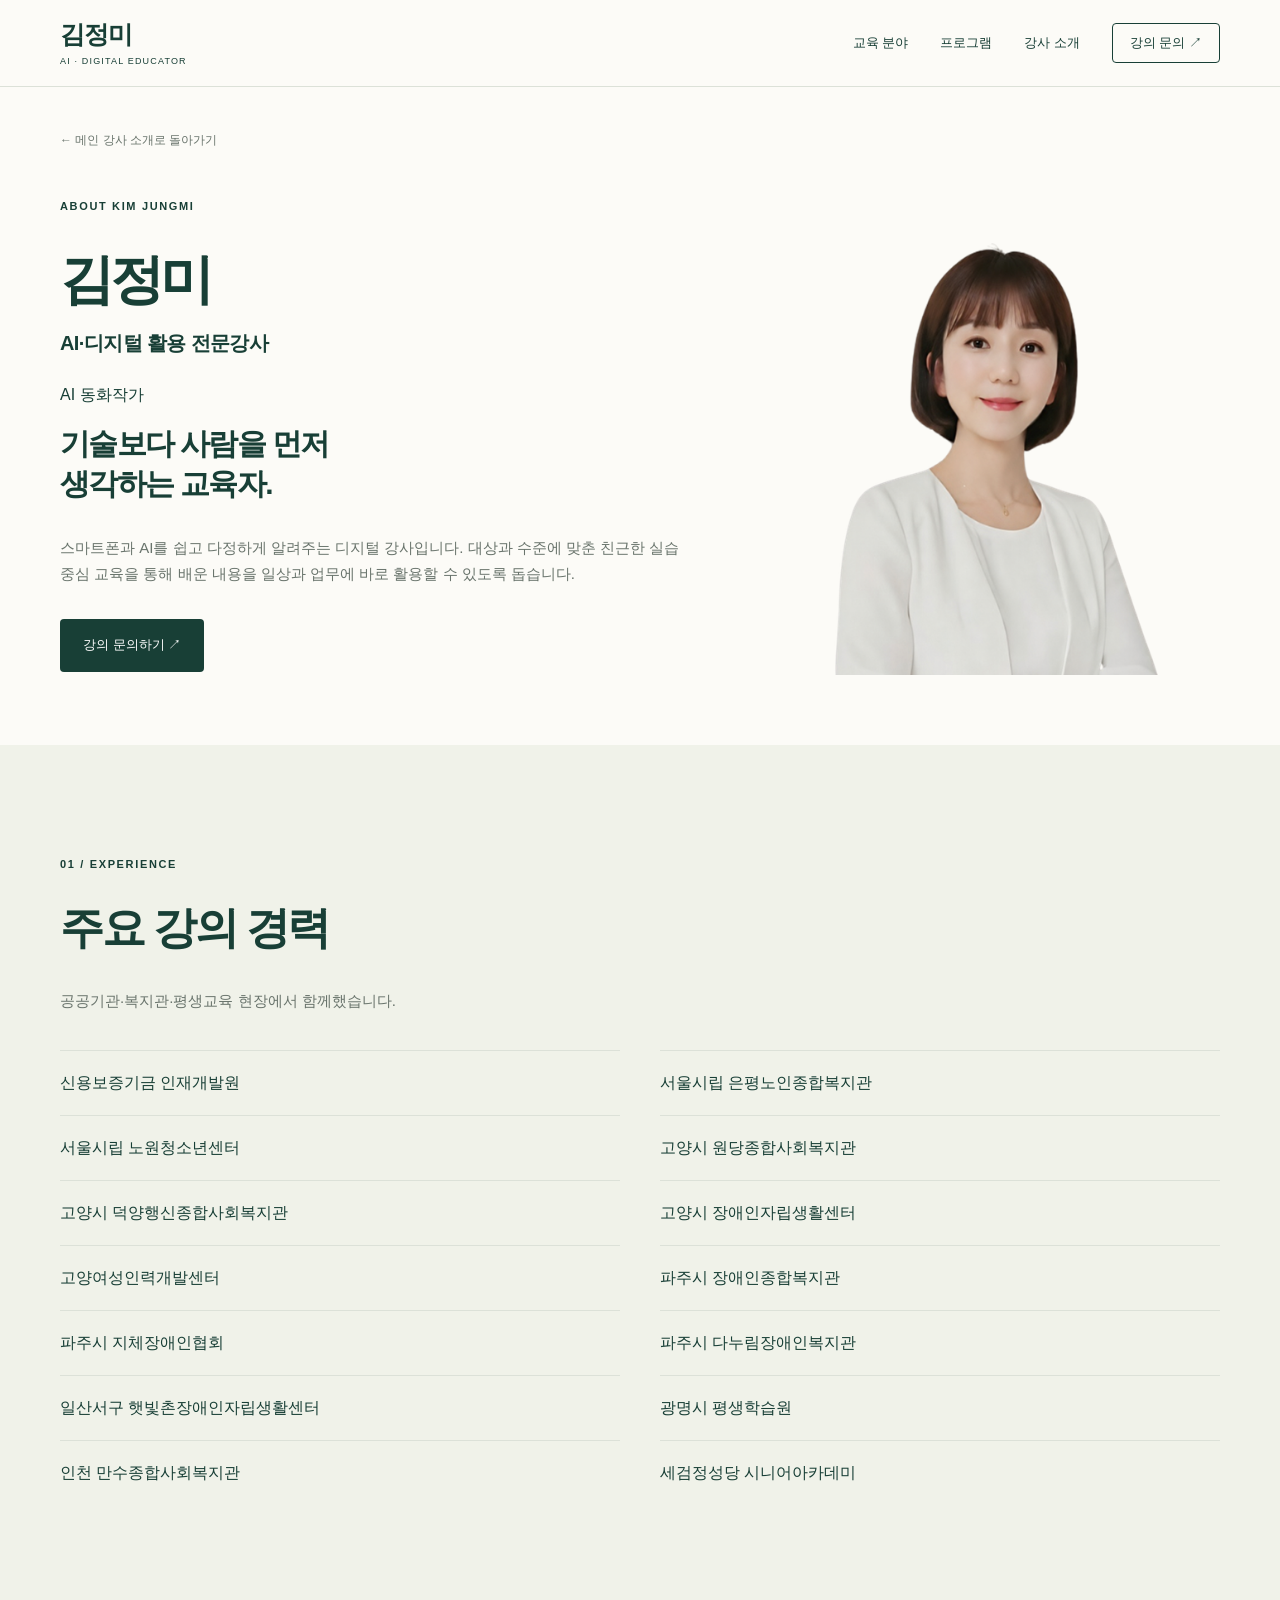
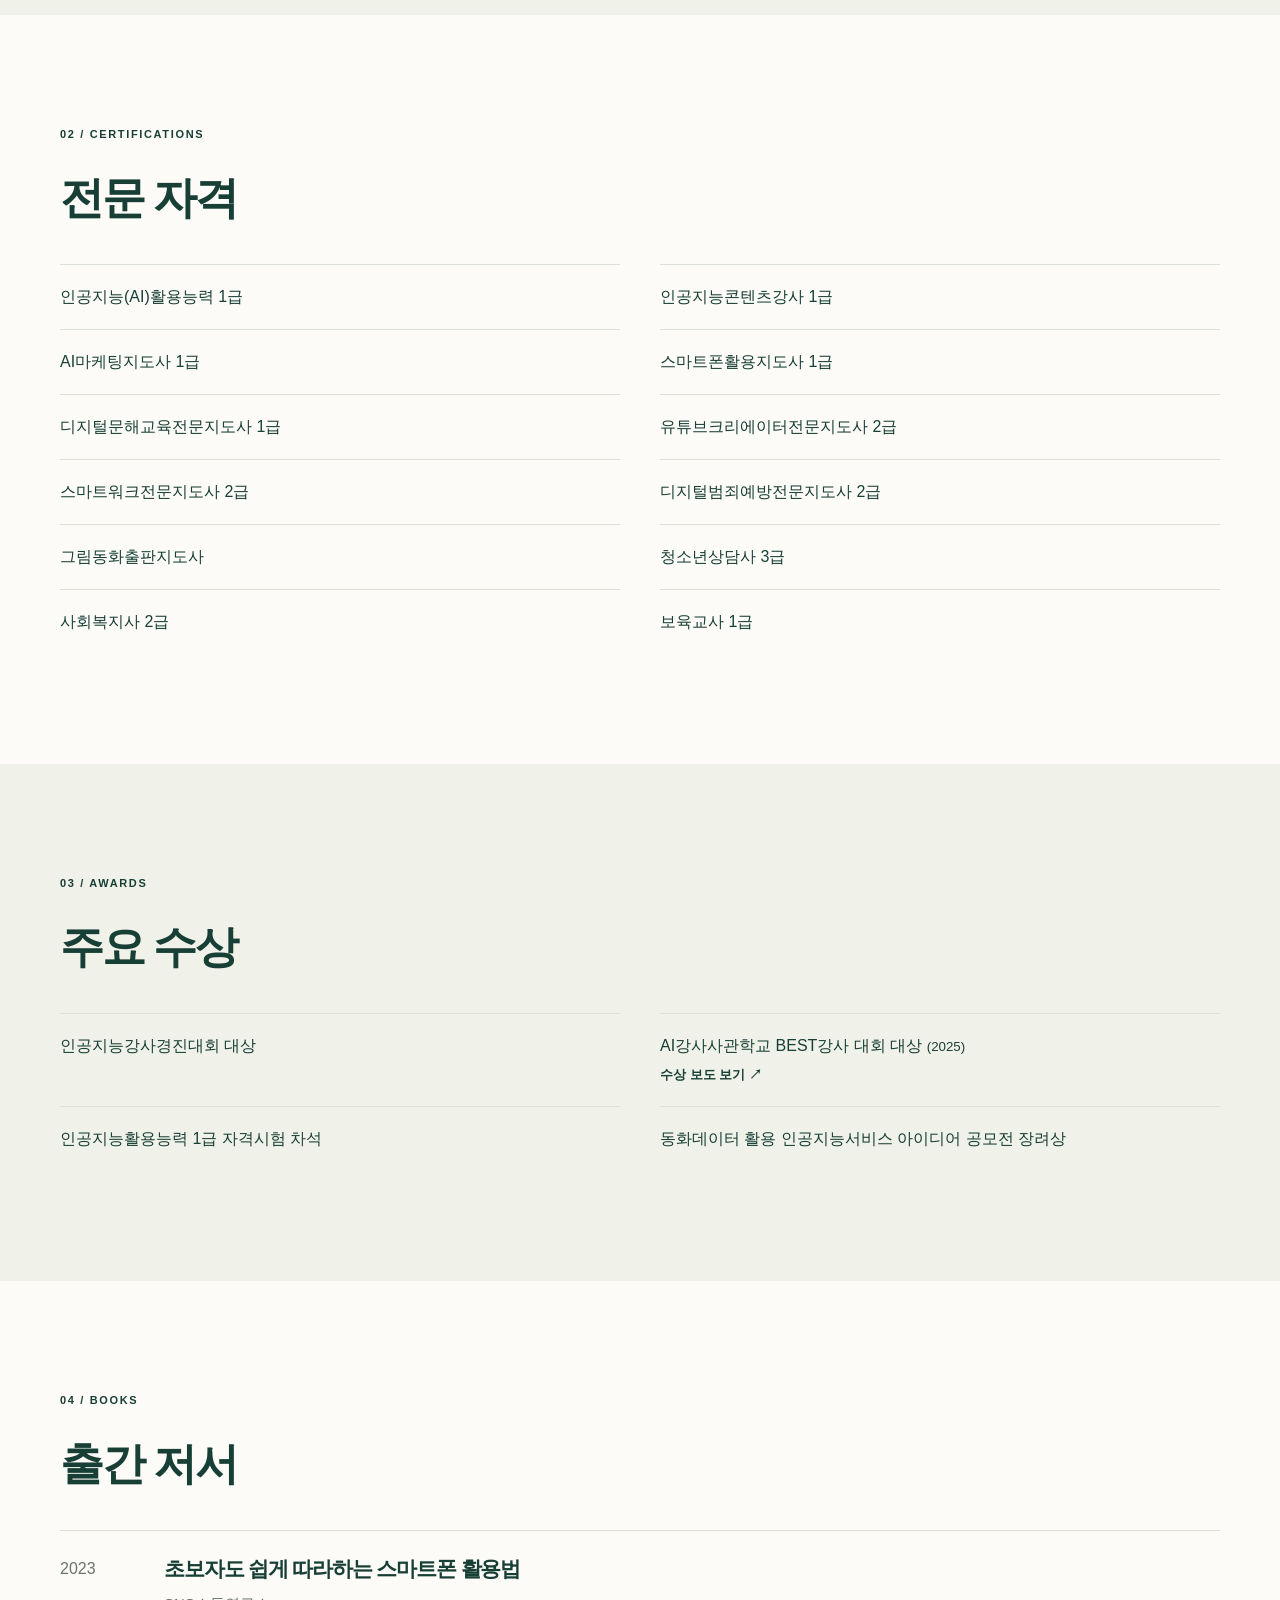
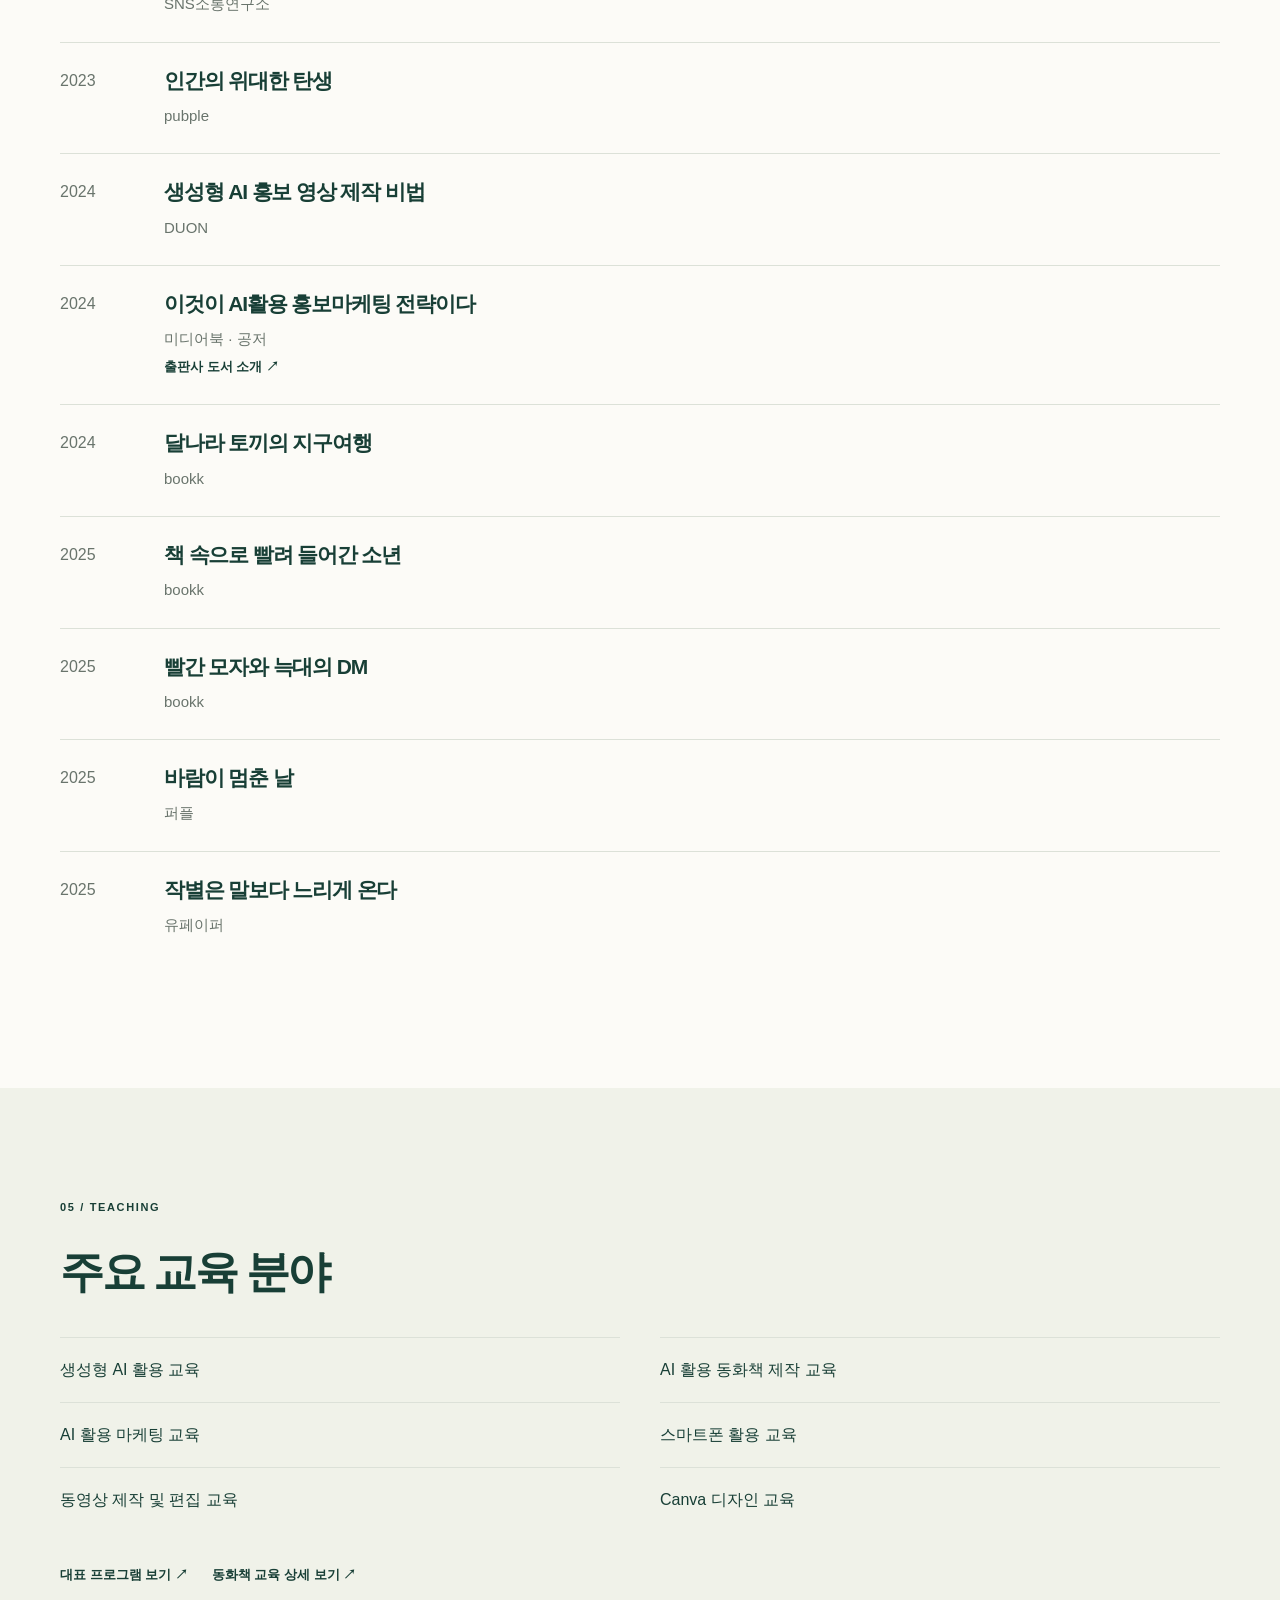
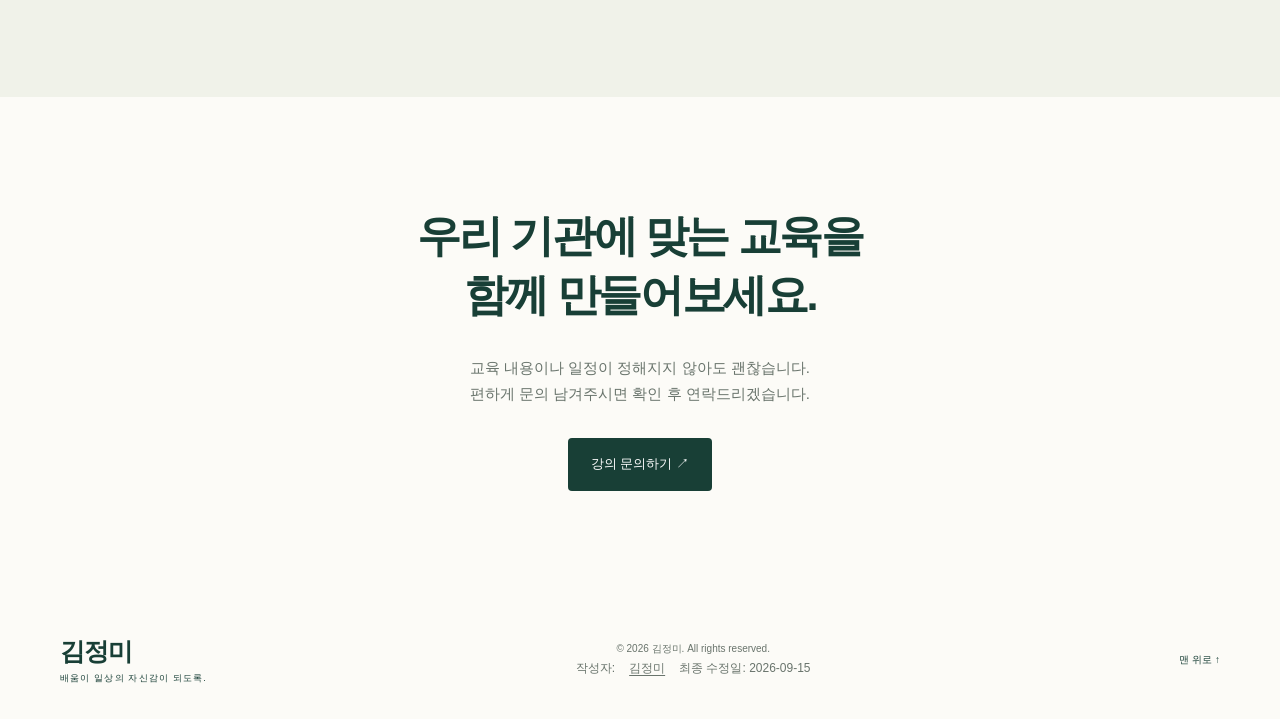
<file: about.html>
<!doctype html>
<html lang="ko"><head><meta charset="utf-8"><meta name="viewport" content="width=device-width,initial-scale=1"><meta name="description" content="AI와 디지털을 쉽고 실용적으로 알려주는 실습 중심 강사"><meta name="theme-color" content="#183f36"><title>김정미 강사 소개 | 경력·자격·저서</title><link rel="stylesheet" href="style.css"><link rel="canonical" href="https://gangsa-five.vercel.app/about.html">
<meta property="og:type" content="website">
<meta property="og:locale" content="ko_KR">
<meta property="og:site_name" content="김정미 | AI·디지털 활용 전문강사">
<meta property="og:title" content="김정미 강사 소개 | 경력·자격·저서">
<meta property="og:description" content="AI와 디지털을 쉽고 실용적으로 알려주는 실습 중심 강사">
<meta property="og:url" content="https://gangsa-five.vercel.app/about.html">
<meta property="og:image" content="https://gangsa-five.vercel.app/assets/og-kim-jungmi.png">
<meta property="og:image:type" content="image/png">
<meta property="og:image:width" content="1733">
<meta property="og:image:height" content="907">
<meta property="og:image:alt" content="김정미 AI·디지털 활용 전문강사 소개">
<meta name="twitter:card" content="summary_large_image">
<meta name="twitter:title" content="김정미 강사 소개 | 경력·자격·저서">
<meta name="twitter:description" content="AI와 디지털을 쉽고 실용적으로 알려주는 실습 중심 강사">
<meta name="twitter:image" content="https://gangsa-five.vercel.app/assets/og-kim-jungmi.png">
<meta name="twitter:image:alt" content="김정미 AI·디지털 활용 전문강사 소개"><script type="application/ld+json">{"@context": "https://schema.org", "@type": "ProfilePage", "@id": "https://gangsa-five.vercel.app/about.html#profile", "url": "https://gangsa-five.vercel.app/about.html", "name": "김정미 강사 소개", "mainEntity": {"@context": "https://schema.org", "@type": "Person", "name": "김정미", "jobTitle": "AI·디지털 활용 전문강사", "description": "AI와 디지털을 쉽고 실용적으로 알려주는 실습 중심 강사", "knowsAbout": ["AI 강의", "ChatGPT 교육", "생성형 AI", "스마트폰 교육"], "url": "https://gangsa-five.vercel.app/about.html", "sameAs": ["https://blog.naver.com/jungmi3122", "https://www.instagram.com/kjm.class/"], "@id": "https://gangsa-five.vercel.app/#kim-jungmi", "hasCredential": [{"@type": "EducationalOccupationalCredential", "name": "인공지능(AI)활용능력 1급"}, {"@type": "EducationalOccupationalCredential", "name": "인공지능콘텐츠강사 1급"}, {"@type": "EducationalOccupationalCredential", "name": "AI마케팅지도사 1급"}, {"@type": "EducationalOccupationalCredential", "name": "스마트폰활용지도사 1급"}, {"@type": "EducationalOccupationalCredential", "name": "디지털문해교육전문지도사 1급"}, {"@type": "EducationalOccupationalCredential", "name": "유튜브크리에이터전문지도사 2급"}, {"@type": "EducationalOccupationalCredential", "name": "스마트워크전문지도사 2급"}, {"@type": "EducationalOccupationalCredential", "name": "디지털범죄예방전문지도사 2급"}, {"@type": "EducationalOccupationalCredential", "name": "그림동화출판지도사"}, {"@type": "EducationalOccupationalCredential", "name": "청소년상담사 3급"}, {"@type": "EducationalOccupationalCredential", "name": "사회복지사 2급"}, {"@type": "EducationalOccupationalCredential", "name": "보육교사 1급"}]}, "author": {"@id": "https://gangsa-five.vercel.app/#kim-jungmi"}, "dateModified": "2026-09-15"}</script></head><body class="course-page profile-page"><a class="skip" href="#main">본문 바로가기</a><header><a class="brand" href="/#">김정미<span>AI · DIGITAL EDUCATOR</span></a><nav aria-label="주요 메뉴"><a href="/#teach">교육 분야</a><a href="/#programs">프로그램</a><a href="about.html">강사 소개</a><a class="nav-cta" href="/#inquiry-form">강의 문의 ↗</a></nav></header><main id="main">
<section class="wrap course-intro"><a class="course-back" href="/#about">← 메인 강사 소개로 돌아가기</a><div class="profile-hero"><div><div class="eyebrow">ABOUT KIM JUNGMI</div><h1>김정미<span>AI·디지털 활용 전문강사</span></h1><p class="identity">AI 동화작가</p><h2>기술보다 사람을 먼저<br>생각하는 교육자.</h2><p>스마트폰과 AI를 쉽고 다정하게 알려주는 디지털 강사입니다. 대상과 수준에 맞춘 친근한 실습 중심 교육을 통해 배운 내용을 일상과 업무에 바로 활용할 수 있도록 돕습니다.</p><div class="actions"><a class="btn" href="/#inquiry-form">강의 문의하기 ↗</a></div></div><img src="assets/profile-0.png" alt="AI·디지털 활용 전문강사 김정미" width="420" height="580"></div></section>
<section class="soft"><div class="wrap section"><div class="eyebrow">01 / EXPERIENCE</div><h2>주요 강의 경력</h2><p>공공기관·복지관·평생교육 현장에서 함께했습니다.</p><ul class="profile-list"><li>신용보증기금 인재개발원</li><li>서울시립 은평노인종합복지관</li><li>서울시립 노원청소년센터</li><li>고양시 원당종합사회복지관</li><li>고양시 덕양행신종합사회복지관</li><li>고양시 장애인자립생활센터</li><li>고양여성인력개발센터</li><li>파주시 장애인종합복지관</li><li>파주시 지체장애인협회</li><li>파주시 다누림장애인복지관</li><li>일산서구 햇빛촌장애인자립생활센터</li><li>광명시 평생학습원</li><li>인천 만수종합사회복지관</li><li>세검정성당 시니어아카데미</li></ul></div></section>
<section class="wrap section"><div class="eyebrow">02 / CERTIFICATIONS</div><h2>전문 자격</h2><ul class="profile-list"><li>인공지능(AI)활용능력 1급</li><li>인공지능콘텐츠강사 1급</li><li>AI마케팅지도사 1급</li><li>스마트폰활용지도사 1급</li><li>디지털문해교육전문지도사 1급</li><li>유튜브크리에이터전문지도사 2급</li><li>스마트워크전문지도사 2급</li><li>디지털범죄예방전문지도사 2급</li><li>그림동화출판지도사</li><li>청소년상담사 3급</li><li>사회복지사 2급</li><li>보육교사 1급</li></ul></section>
<section class="soft"><div class="wrap section"><div class="eyebrow">03 / AWARDS</div><h2>주요 수상</h2><ul class="profile-list"><li>인공지능강사경진대회 대상</li><li>AI강사사관학교 BEST강사 대회 대상 <small>(2025)</small><br><a class="text-link" href="https://www.fntoday.co.kr/news/articleView.html?idxno=362411" target="_blank" rel="noopener noreferrer">수상 보도 보기 ↗</a></li><li>인공지능활용능력 1급 자격시험 차석</li><li>동화데이터 활용 인공지능서비스 아이디어 공모전 장려상</li></ul></div></section>
<section class="wrap section"><div class="eyebrow">04 / BOOKS</div><h2>출간 저서</h2><ul class="profile-books"><li><span>2023</span><div><h3>초보자도 쉽게 따라하는 스마트폰 활용법</h3><p>SNS소통연구소</p></div></li><li><span>2023</span><div><h3>인간의 위대한 탄생</h3><p>pubple</p></div></li><li><span>2024</span><div><h3>생성형 AI 홍보 영상 제작 비법</h3><p>DUON</p></div></li><li><span>2024</span><div><h3>이것이 AI활용 홍보마케팅 전략이다</h3><p>미디어북 · 공저</p><a class="text-link" href="https://gosi-law.com/product/이것이-ai활용-홍보마케팅-전략이다/197" target="_blank" rel="noopener noreferrer">출판사 도서 소개 ↗</a></div></li><li><span>2024</span><div><h3>달나라 토끼의 지구여행</h3><p>bookk</p></div></li><li><span>2025</span><div><h3>책 속으로 빨려 들어간 소년</h3><p>bookk</p></div></li><li><span>2025</span><div><h3>빨간 모자와 늑대의 DM</h3><p>bookk</p></div></li><li><span>2025</span><div><h3>바람이 멈춘 날</h3><p>퍼플</p></div></li><li><span>2025</span><div><h3>작별은 말보다 느리게 온다</h3><p>유페이퍼</p></div></li></ul></section>
<section class="soft"><div class="wrap section"><div class="eyebrow">05 / TEACHING</div><h2>주요 교육 분야</h2><ul class="profile-list"><li>생성형 AI 활용 교육</li><li>AI 활용 동화책 제작 교육</li><li>AI 활용 마케팅 교육</li><li>스마트폰 활용 교육</li><li>동영상 제작 및 편집 교육</li><li>Canva 디자인 교육</li></ul><div class="actions"><a class="text-link" href="/#programs">대표 프로그램 보기 ↗</a><a class="text-link" href="ai-storybook.html">동화책 교육 상세 보기 ↗</a></div></div></section>
<section class="wrap section course-end"><h2>우리 기관에 맞는 교육을<br>함께 만들어보세요.</h2><p>교육 내용이나 일정이 정해지지 않아도 괜찮습니다.<br>편하게 문의 남겨주시면 확인 후 연락드리겠습니다.</p><a class="btn" href="/#inquiry-form">강의 문의하기 ↗</a></section></main><footer class="wrap"><a class="brand" href="/">김정미<span>배움이 일상의 자신감이 되도록.</span></a><div class="footer-info"><p>© <span id="year">2026</span> 김정미. All rights reserved.</p><p class="page-byline">작성자: <a href="about.html">김정미</a><span>최종 수정일: <time datetime="2026-09-15">2026-09-15</time></span></p></div><a href="#main">맨 위로 ↑</a></footer>
<script>document.querySelector('#year').textContent = new Date().getFullYear();</script>
</body></html>
</file>
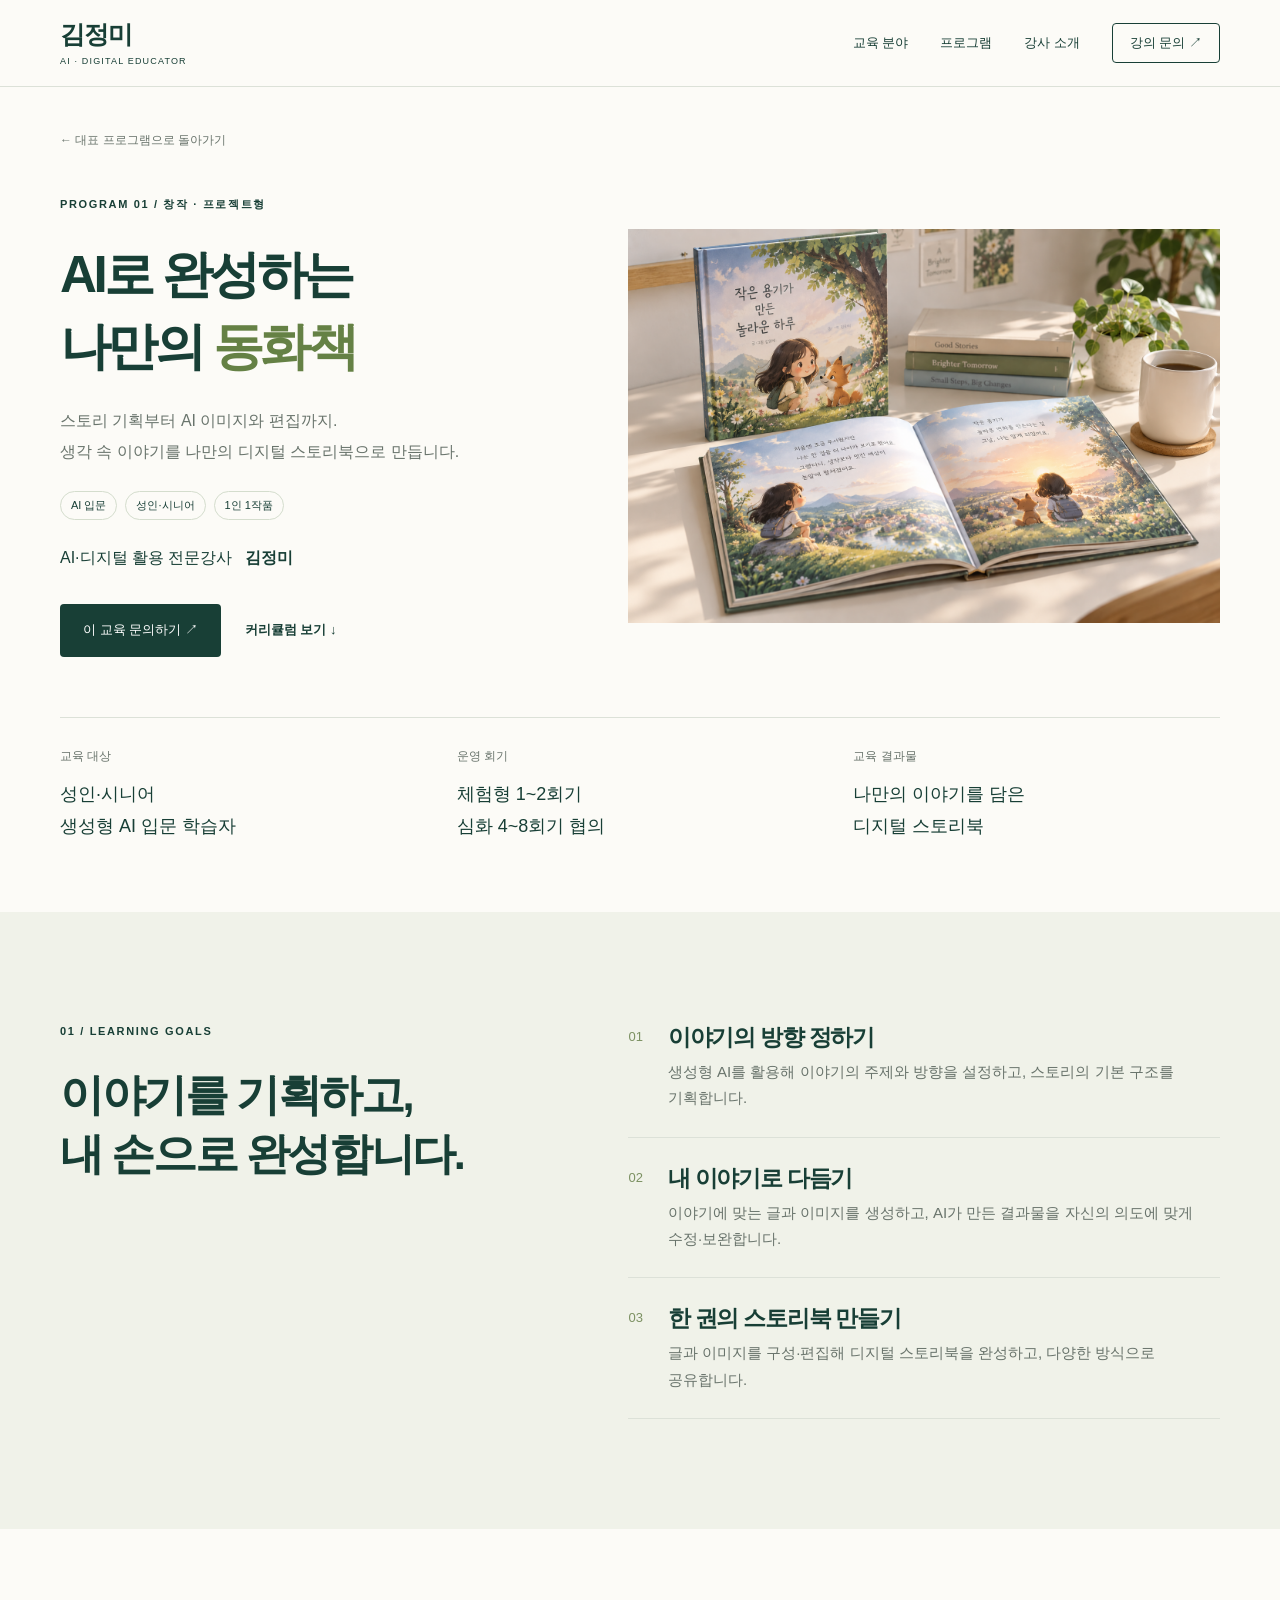
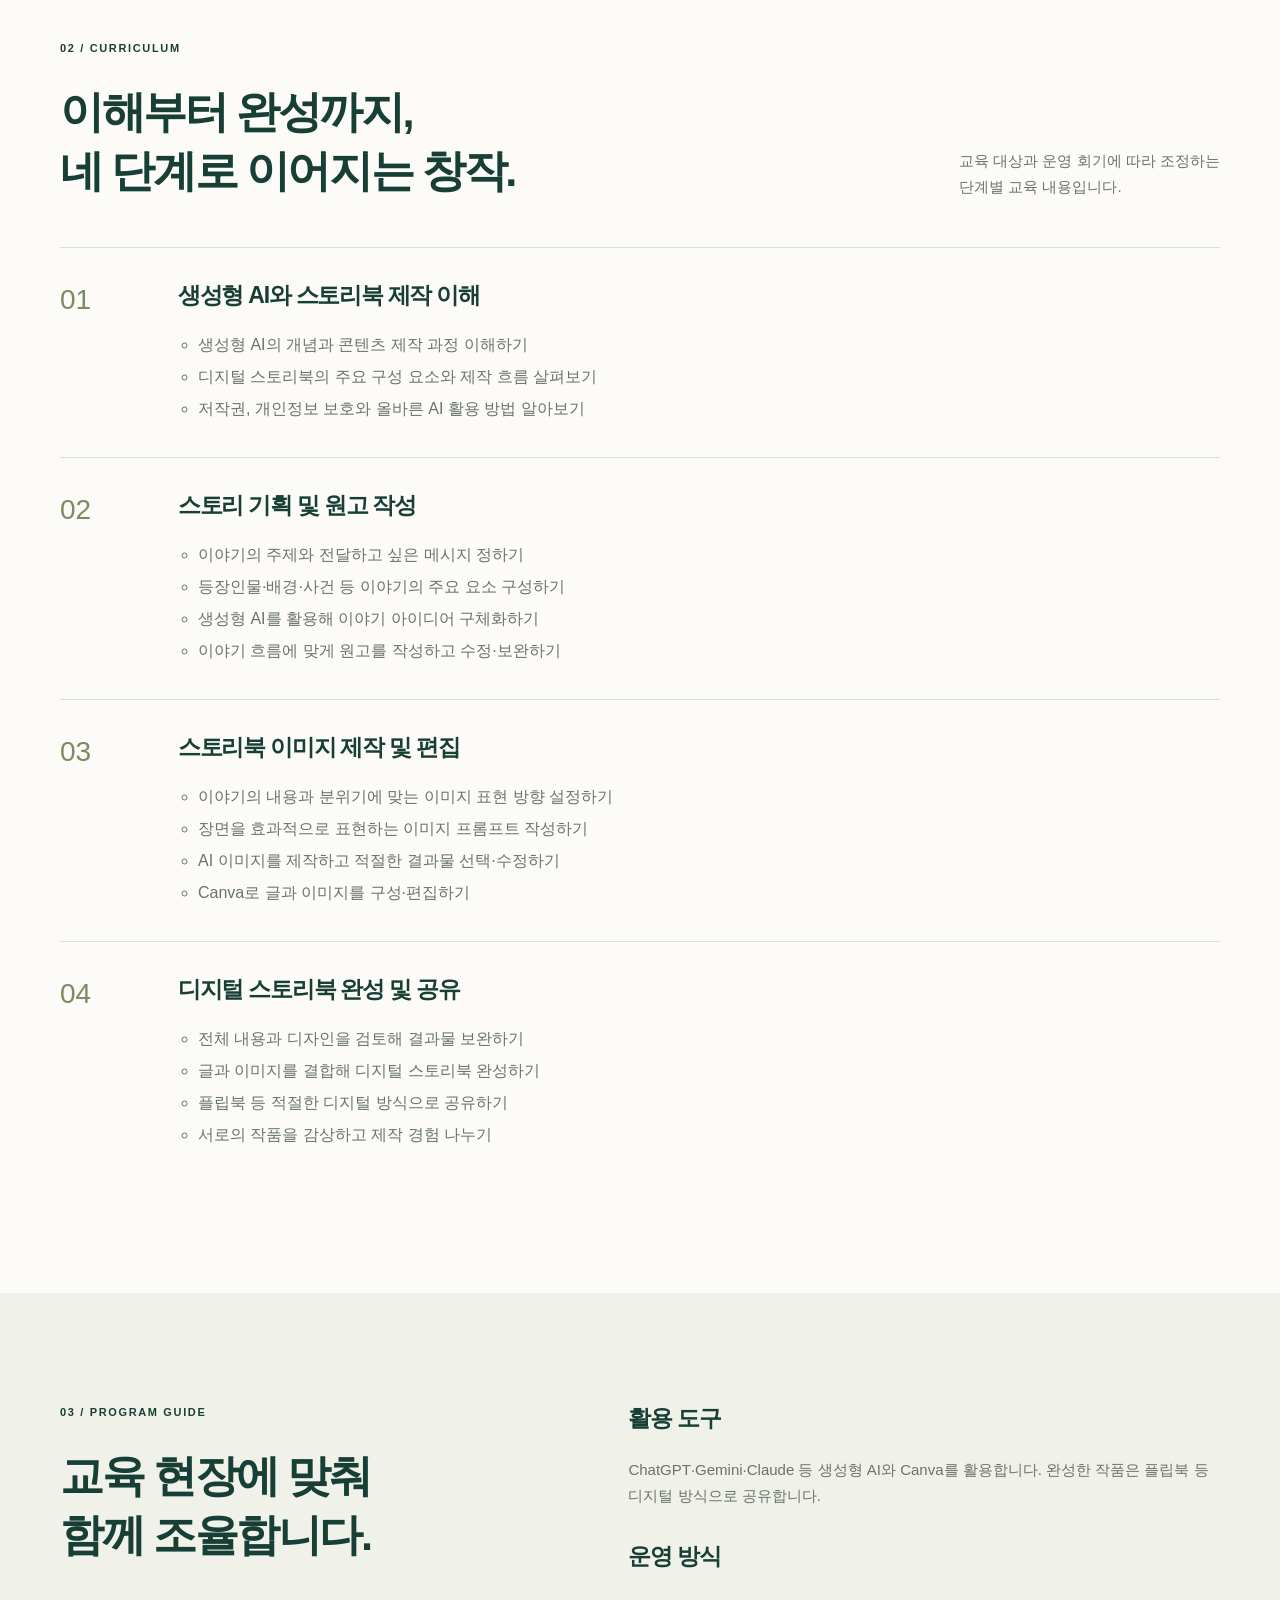
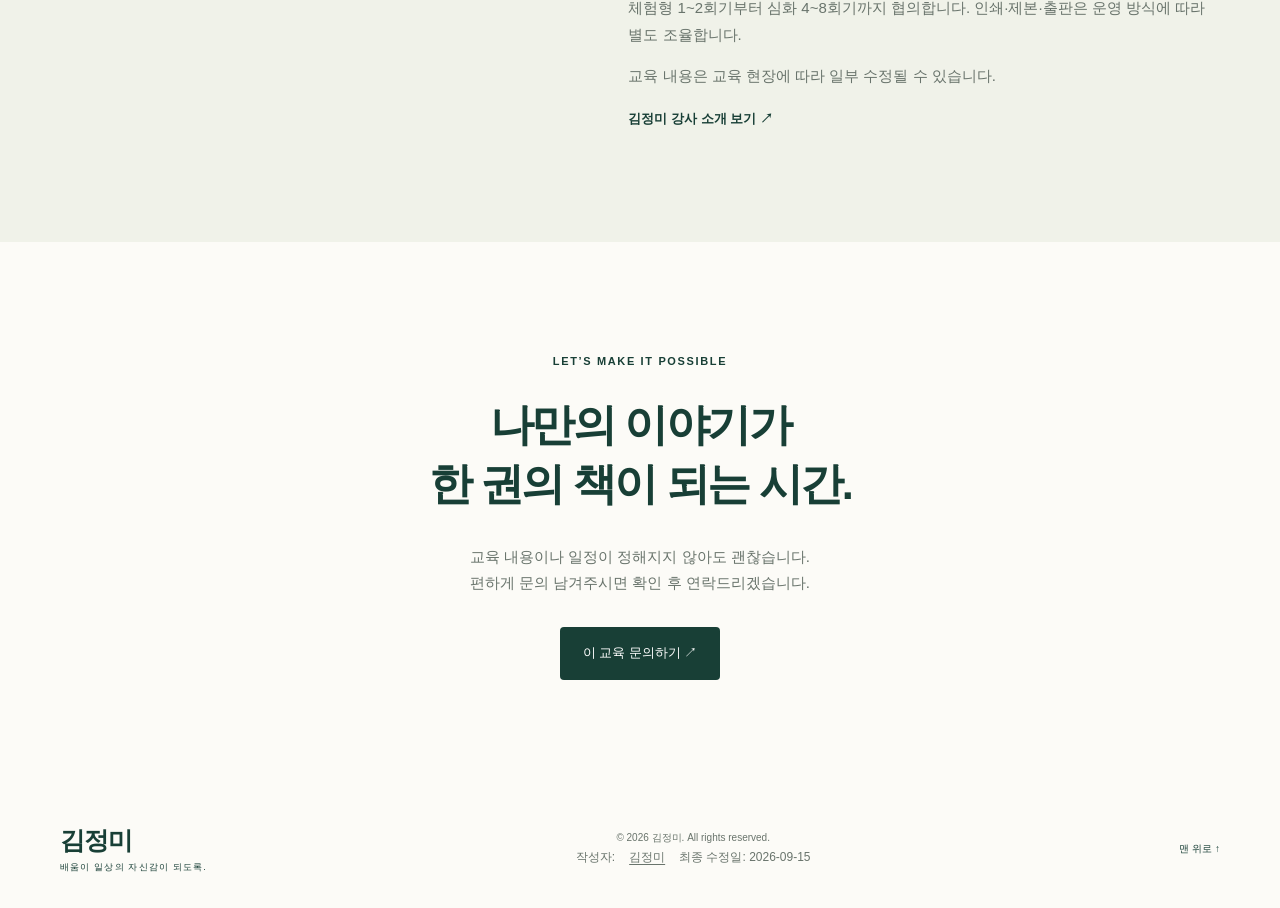
<file: ai-storybook.html>
<!doctype html>
<html lang="ko"><head><meta charset="utf-8"><meta name="viewport" content="width=device-width,initial-scale=1">
<title>AI로 완성하는 나만의 동화책 | 김정미 강사</title><meta name="description" content="성인·시니어를 위한 AI 동화책 제작 교육. 이야기 기획과 원고 작성부터 이미지 제작, Canva 편집, 디지털 스토리북 완성과 공유까지 함께합니다."><meta name="theme-color" content="#183f36">
<link rel="canonical" href="https://gangsa-five.vercel.app/ai-storybook.html"><link rel="stylesheet" href="style.css">
<meta property="og:type" content="website"><meta property="og:locale" content="ko_KR"><meta property="og:site_name" content="김정미 | AI·디지털 활용 전문강사">
<meta property="og:title" content="AI로 완성하는 나만의 동화책 | 김정미 강사"><meta property="og:description" content="성인·시니어를 위한 AI 동화책 제작 교육. 이야기 기획과 원고 작성부터 이미지 제작, Canva 편집, 디지털 스토리북 완성과 공유까지 함께합니다."><meta property="og:url" content="https://gangsa-five.vercel.app/ai-storybook.html">
<meta property="og:image" content="https://gangsa-five.vercel.app/assets/program-storybook.png"><meta property="og:image:width" content="1536"><meta property="og:image:height" content="1024"><meta property="og:image:alt" content="완성된 동화책과 펼쳐진 그림책">
<meta name="twitter:card" content="summary_large_image"><meta name="twitter:title" content="AI로 완성하는 나만의 동화책 | 김정미 강사"><meta name="twitter:description" content="성인·시니어를 위한 AI 동화책 제작 교육. 이야기 기획과 원고 작성부터 이미지 제작, Canva 편집, 디지털 스토리북 완성과 공유까지 함께합니다."><meta name="twitter:image" content="https://gangsa-five.vercel.app/assets/program-storybook.png">
<script type="application/ld+json">{"@context": "https://schema.org", "@graph": [{"@context": "https://schema.org", "@type": "Person", "name": "김정미", "jobTitle": "AI·디지털 활용 전문강사", "description": "AI와 디지털을 쉽고 실용적으로 알려주는 실습 중심 강사", "knowsAbout": ["AI 강의", "ChatGPT 교육", "생성형 AI", "스마트폰 교육"], "url": "https://gangsa-five.vercel.app/about.html", "sameAs": ["https://blog.naver.com/jungmi3122", "https://www.instagram.com/kjm.class/"], "@id": "https://gangsa-five.vercel.app/#kim-jungmi", "hasCredential": [{"@type": "EducationalOccupationalCredential", "name": "인공지능(AI)활용능력 1급"}, {"@type": "EducationalOccupationalCredential", "name": "인공지능콘텐츠강사 1급"}, {"@type": "EducationalOccupationalCredential", "name": "AI마케팅지도사 1급"}, {"@type": "EducationalOccupationalCredential", "name": "스마트폰활용지도사 1급"}, {"@type": "EducationalOccupationalCredential", "name": "디지털문해교육전문지도사 1급"}, {"@type": "EducationalOccupationalCredential", "name": "유튜브크리에이터전문지도사 2급"}, {"@type": "EducationalOccupationalCredential", "name": "스마트워크전문지도사 2급"}, {"@type": "EducationalOccupationalCredential", "name": "디지털범죄예방전문지도사 2급"}, {"@type": "EducationalOccupationalCredential", "name": "그림동화출판지도사"}, {"@type": "EducationalOccupationalCredential", "name": "청소년상담사 3급"}, {"@type": "EducationalOccupationalCredential", "name": "사회복지사 2급"}, {"@type": "EducationalOccupationalCredential", "name": "보육교사 1급"}]}, {"@type": "Course", "@id": "https://gangsa-five.vercel.app/ai-storybook.html#course", "name": "AI로 완성하는 나만의 동화책", "description": "성인·시니어를 위한 AI 동화책 제작 교육. 이야기 기획과 원고 작성부터 이미지 제작, Canva 편집, 디지털 스토리북 완성과 공유까지 함께합니다.", "url": "https://gangsa-five.vercel.app/ai-storybook.html", "inLanguage": "ko", "provider": {"@id": "https://gangsa-five.vercel.app/#kim-jungmi"}, "audience": {"@type": "Audience", "audienceType": "성인·시니어, AI 입문 학습자"}, "teaches": ["이야기 주제와 기본 구조 기획", "AI로 생성한 글과 이미지의 수정·보완", "디지털 스토리북 편집·완성과 공유"]}, {"@type": "WebPage", "@id": "https://gangsa-five.vercel.app/ai-storybook.html#webpage", "url": "https://gangsa-five.vercel.app/ai-storybook.html", "name": "AI로 완성하는 나만의 동화책 | 김정미 강사", "author": {"@id": "https://gangsa-five.vercel.app/#kim-jungmi"}, "dateModified": "2026-09-15", "mainEntity": {"@id": "https://gangsa-five.vercel.app/ai-storybook.html#course"}}]}</script></head><body class="course-page">

<a class="skip" href="#main">본문 바로가기</a><header><a class="brand" href="/#">김정미<span>AI · DIGITAL EDUCATOR</span></a><nav aria-label="주요 메뉴"><a href="/#teach">교육 분야</a><a href="/#programs">프로그램</a><a href="about.html">강사 소개</a><a class="nav-cta" href="/#inquiry-form">강의 문의 ↗</a></nav></header>
<main id="main">
<section class="wrap course-intro">
<a class="course-back" href="/#programs">← 대표 프로그램으로 돌아가기</a>
<div class="course-hero">
<div><div class="eyebrow">PROGRAM 01 / 창작 · 프로젝트형</div><h1>AI로 완성하는<br>나만의 <em>동화책</em></h1>
<p class="lead">스토리 기획부터 AI 이미지와 편집까지.<br>생각 속 이야기를 나만의 디지털 스토리북으로 만듭니다.</p>
<div class="tags"><span>AI 입문</span><span>성인·시니어</span><span>1인 1작품</span></div>
<p class="identity">AI·디지털 활용 전문강사 <strong>김정미</strong></p>
<div class="actions"><a class="btn" href="/#inquiry-form">이 교육 문의하기 ↗</a><a class="text-link" href="#curriculum">커리큘럼 보기 ↓</a></div></div>
<figure><img src="assets/program-storybook.png" alt="아이보리 테이블 위의 완성된 동화책과 펼쳐진 그림책을 표현한 프로그램 대표 이미지" width="1536" height="1024" fetchpriority="high"></figure>
</div>
<dl class="course-facts"><div><dt>교육 대상</dt><dd>성인·시니어<br>생성형 AI 입문 학습자</dd></div><div><dt>운영 회기</dt><dd>체험형 1~2회기<br>심화 4~8회기 협의</dd></div><div><dt>교육 결과물</dt><dd>나만의 이야기를 담은<br>디지털 스토리북</dd></div></dl>
</section>
<section class="soft"><div class="wrap section course-goals"><div><div class="eyebrow">01 / LEARNING GOALS</div><h2>이야기를 기획하고,<br>내 손으로 완성합니다.</h2></div>
<ol class="steps"><li><span>01</span><div><h3>이야기의 방향 정하기</h3><p>생성형 AI를 활용해 이야기의 주제와 방향을 설정하고, 스토리의 기본 구조를 기획합니다.</p></div></li>
<li><span>02</span><div><h3>내 이야기로 다듬기</h3><p>이야기에 맞는 글과 이미지를 생성하고, AI가 만든 결과물을 자신의 의도에 맞게 수정·보완합니다.</p></div></li>
<li><span>03</span><div><h3>한 권의 스토리북 만들기</h3><p>글과 이미지를 구성·편집해 디지털 스토리북을 완성하고, 다양한 방식으로 공유합니다.</p></div></li></ol>
</div></section>
<section id="curriculum" class="wrap section">
<div class="section-head"><div><div class="eyebrow">02 / CURRICULUM</div><h2>이해부터 완성까지,<br>네 단계로 이어지는 창작.</h2></div><p>교육 대상과 운영 회기에 따라 조정하는<br>단계별 교육 내용입니다.</p></div>
<ol class="course-curriculum">
<li><span class="course-number">01</span><div><h3>생성형 AI와 스토리북 제작 이해</h3><ul><li>생성형 AI의 개념과 콘텐츠 제작 과정 이해하기</li><li>디지털 스토리북의 주요 구성 요소와 제작 흐름 살펴보기</li><li>저작권, 개인정보 보호와 올바른 AI 활용 방법 알아보기</li></ul></div></li>
<li><span class="course-number">02</span><div><h3>스토리 기획 및 원고 작성</h3><ul><li>이야기의 주제와 전달하고 싶은 메시지 정하기</li><li>등장인물·배경·사건 등 이야기의 주요 요소 구성하기</li><li>생성형 AI를 활용해 이야기 아이디어 구체화하기</li><li>이야기 흐름에 맞게 원고를 작성하고 수정·보완하기</li></ul></div></li>
<li><span class="course-number">03</span><div><h3>스토리북 이미지 제작 및 편집</h3><ul><li>이야기의 내용과 분위기에 맞는 이미지 표현 방향 설정하기</li><li>장면을 효과적으로 표현하는 이미지 프롬프트 작성하기</li><li>AI 이미지를 제작하고 적절한 결과물 선택·수정하기</li><li>Canva로 글과 이미지를 구성·편집하기</li></ul></div></li>
<li><span class="course-number">04</span><div><h3>디지털 스토리북 완성 및 공유</h3><ul><li>전체 내용과 디자인을 검토해 결과물 보완하기</li><li>글과 이미지를 결합해 디지털 스토리북 완성하기</li><li>플립북 등 적절한 디지털 방식으로 공유하기</li><li>서로의 작품을 감상하고 제작 경험 나누기</li></ul></div></li>
</ol></section>
<section class="soft"><div class="wrap section course-goals"><div><div class="eyebrow">03 / PROGRAM GUIDE</div><h2>교육 현장에 맞춰<br>함께 조율합니다.</h2></div><div class="course-guide">
<h3>활용 도구</h3><p>ChatGPT·Gemini·Claude 등 생성형 AI와 Canva를 활용합니다. 완성한 작품은 플립북 등 디지털 방식으로 공유합니다.</p>
<h3>운영 방식</h3><p>체험형 1~2회기부터 심화 4~8회기까지 협의합니다. 인쇄·제본·출판은 운영 방식에 따라 별도 조율합니다.</p>
<p>교육 내용은 교육 현장에 따라 일부 수정될 수 있습니다.</p>
<a class="text-link" href="about.html">김정미 강사 소개 보기 ↗</a>
</div></div></section>
<section class="wrap section course-end"><div class="eyebrow">LET’S MAKE IT POSSIBLE</div><h2>나만의 이야기가<br>한 권의 책이 되는 시간.</h2><p>교육 내용이나 일정이 정해지지 않아도 괜찮습니다.<br>편하게 문의 남겨주시면 확인 후 연락드리겠습니다.</p><a class="btn" href="/#inquiry-form">이 교육 문의하기 ↗</a></section>
</main>
<footer class="wrap"><a class="brand" href="/">김정미<span>배움이 일상의 자신감이 되도록.</span></a><div class="footer-info"><p>© <span id="year">2026</span> 김정미. All rights reserved.</p><p class="page-byline">작성자: <a href="about.html">김정미</a><span>최종 수정일: <time datetime="2026-09-15">2026-09-15</time></span></p></div><a href="#main">맨 위로 ↑</a></footer>
<script>document.querySelector('#year').textContent = new Date().getFullYear();</script>
</body></html>
</file>
<file: style.css>
:root{--green:#183f36;--muted:#69746c;--paper:#fcfbf7;--line:#dce1d8;--lime:#ddebaf}*{box-sizing:border-box}html{scroll-behavior:smooth;scroll-padding-top:100px}body{margin:0;background:var(--paper);color:var(--green);font-family:Arial,'Malgun Gothic',sans-serif;word-break:keep-all;line-height:1.75}a{color:inherit;text-decoration:none}button,input,select,textarea{font:inherit}button,a,summary{-webkit-tap-highlight-color:transparent}a:focus-visible,button:focus-visible,summary:focus-visible{outline:3px solid #b08243;outline-offset:5px}h1,h2,h3,p{margin-top:0}h1,h2,h3{line-height:1.35;letter-spacing:-.055em}h2{font-size:clamp(30px,3.4vw,46px);font-weight:600;margin-bottom:30px}h3{font-size:23px;font-weight:600}p{color:var(--muted);font-size:15px}em{font-style:normal;color:#658145}.wrap{max-width:1240px;margin:auto;padding-left:40px;padding-right:40px}.section{padding-top:110px;padding-bottom:110px}.eyebrow{font-size:11px;font-weight:700;letter-spacing:.15em;margin-bottom:25px}header{position:sticky;top:0;background:#fcfbf7f2;backdrop-filter:blur(14px);z-index:20;border-bottom:1px solid var(--line);display:flex;align-items:center;justify-content:space-between;padding:19px max(32px,calc((100vw - 1160px)/2));gap:20px}.brand{font-size:25px;font-weight:700;letter-spacing:-.04em;line-height:1.2;flex-shrink:0}.brand span{display:block;font-size:9px;letter-spacing:.13em;font-weight:400;margin-top:7px}nav{display:flex;align-items:center;gap:32px;font-size:13px}nav a:hover,.text-link:hover{color:#789348}.nav-cta{padding:8px 17px;border:1px solid var(--green);border-radius:4px}.hero{display:grid;grid-template-columns:1.15fr 1fr;gap:40px;padding-top:65px}.hero-copy{padding:26px 0}h1{font-size:clamp(38px,4.2vw,58px);line-height:1.4;font-weight:600;margin:0 0 24px;letter-spacing:-.07em}.identity{font-size:16px;color:var(--green);margin-bottom:15px}.identity strong{margin-left:8px}.hero p{line-height:1.85}.tags{display:flex;gap:8px;flex-wrap:wrap;margin:24px 0}.tags span{font-size:11px;border:1px solid #d4ddcd;border-radius:30px;padding:4px 10px}.actions{display:flex;align-items:center;gap:24px;margin-top:32px}.btn{display:inline-flex;justify-content:space-between;align-items:center;gap:32px;background:var(--green);color:#fff;border:0;padding:15px 23px;font-size:13px;border-radius:4px;cursor:pointer;transition:background .2s}.btn:hover{background:#315c48}.text-link{font-size:13px;font-weight:700}.portrait-stage{position:relative;min-height:560px;align-self:end;background:#e9eddf;border-radius:160px 160px 4px 4px;overflow:hidden;margin-top:14px}.portrait-stage img{position:absolute;height:91%;width:auto;max-width:100%;object-fit:contain;object-position:bottom;bottom:0;left:50%;transform:translateX(-50%)}.portrait-word{position:absolute;top:48px;left:30px;line-height:1.5;font-size:14px;color:#78866e}.award{position:absolute;bottom:27px;left:24px;right:24px;background:#fffefaed;display:flex;gap:17px;align-items:center;padding:17px 22px;border:1px solid #fff;border-radius:5px}.award>span{font-size:35px;color:#8d995c}.award small{font-size:10px;color:var(--muted);display:block}.award strong{font-size:15px}.vertical{position:absolute;right:10px;top:145px;writing-mode:vertical-rl;font-size:9px;letter-spacing:.16em;color:#7f8c74}.hero-bottom{grid-column:1/-1;display:flex;justify-content:space-between;border-bottom:1px solid var(--line);padding:15px 0 28px;color:var(--muted);font-size:11px}.hero-bottom a{font-size:9px;letter-spacing:.12em}.section-head{display:flex;justify-content:space-between;align-items:end;gap:30px;margin-bottom:36px}.section-head h2{margin-bottom:0}.section-head p{margin:0}.teach-grid{display:grid;grid-template-columns:repeat(4,1fr);border-top:1px solid var(--line);border-left:1px solid var(--line)}.teach-grid>a{padding:27px 22px;border-right:1px solid var(--line);border-bottom:1px solid var(--line);position:relative;transition:background .2s}.teach-grid>a:hover{background:#eff1e6}.teach-grid small{position:absolute;right:22px;top:30px;font-size:10px;color:var(--muted)}.line-icon{display:block;font-size:36px;font-weight:400;margin-bottom:35px;line-height:1}.teach-grid h3{font-size:19px;margin-bottom:12px}.teach-grid p{font-size:12px;line-height:1.95}.arrow{display:block;text-align:right;font-size:22px;margin-top:25px}.trust{padding:70px 0;background:var(--green);color:#f8f7ef}.trust h2{font-size:32px}.trust .eyebrow{color:#b9cd9a}.metrics{display:grid;grid-template-columns:repeat(4,1fr);margin-top:50px}.metrics>div{padding-left:30px;border-left:1px solid #547064}.metrics>div:first-child{padding-left:0;border:0}.metrics strong{font-size:55px;line-height:1.2;font-weight:400;letter-spacing:-.055em}.metrics span{font-size:18px;margin-left:8px}.metrics p{font-size:12px;color:#c8d2c6;margin:17px 0 0}.references{padding-top:60px;padding-bottom:70px;text-align:center}.references .eyebrow{margin-bottom:15px}.references h3{font-size:20px}.institution-grid{display:grid;grid-template-columns:repeat(3,1fr);gap:20px 25px;margin-top:35px;font-size:14px;font-weight:700;color:#687768}.soft{background:#f0f2e9}.pain-grid,.credentials{display:grid;grid-template-columns:repeat(3,1fr);gap:30px}.pain-grid{margin-top:45px}.pain-grid article{border-top:1px solid #bdc8b6;padding-top:22px}.pain-grid small{font-size:11px;color:#78816b}.pain-grid h3{font-size:22px;line-height:1.6;margin-top:24px}.pain-grid p{font-size:13px}.method{display:grid;grid-template-columns:1.1fr 1fr;gap:90px}.method h2{font-size:36px}.lead{font-size:18px;line-height:1.9}.method-note{margin-top:40px;border-left:3px solid #a6b77c;padding-left:20px;font-size:16px;color:#687963}.steps{padding:0;list-style:none;margin:0}.steps li{display:flex;gap:25px;padding:25px 0;border-bottom:1px solid var(--line)}.steps li:first-child{padding-top:0}.steps li>span{font-size:13px;color:#7c9162;padding-top:4px}.steps h3{margin-bottom:6px}.steps p{margin:0;font-size:13px}.case-grid{display:grid;grid-template-columns:1fr 1fr;gap:28px;margin-top:45px}.case-grid article{background:var(--paper);padding:34px}.case-top{display:flex;align-items:center;justify-content:space-between;font-size:10px;color:#79866f}.case-top b{font-size:42px;font-weight:400;color:#b9c3a8}.case-grid h3{font-size:28px;margin:20px 0 30px}.case-path p{font-size:13px;margin:0;padding:13px 0;border-top:1px solid var(--line)}.case-path small{display:block;font-size:9px;color:#849063;letter-spacing:.1em;margin-bottom:3px}.program{display:grid;grid-template-columns:1fr 1.15fr;gap:60px;padding:46px 0;border-top:1px solid var(--line)}.program-art{min-height:350px;position:relative;display:grid;place-items:center;overflow:hidden;align-self:start;height:380px}.book-art{background:#e4e9d9}.book{width:190px;background:#f7f2df;transform:rotate(-8deg);padding:25px 18px;box-shadow:12px 16px 0 #c8cfb9;border-left:7px solid #647c55;height:262px}.book small{font-size:7px;letter-spacing:.1em}.book strong{display:block;font-size:21px;line-height:1.5;margin-top:17px}.book>span{font-size:56px;display:block;color:#aab873;line-height:1.5}.art-caption{position:absolute;bottom:17px;font-size:8px;letter-spacing:.16em;color:#687b60}.phone-art{background:#eee7d9}.phone{border:5px solid #647767;border-radius:27px;background:#fcfaf1;width:170px;height:270px;padding:25px 13px 12px;transform:rotate(8deg);box-shadow:15px 14px 0 #d6d1c2}.phone small{font-size:8px}.phone strong{display:block;font-size:19px;line-height:1.5;margin-top:10px}.phone p{font-size:8px;margin:13px 0}.app-grid{display:flex;gap:6px;margin-top:16px}.app-grid span{background:#e4eacb;border-radius:6px;padding:4px 7px}.content-art{background:#dce6e1}.content-poster{width:230px;padding:22px;background:#284e42;color:#e5edca;transform:rotate(-5deg);box-shadow:13px 13px 0 #b9cbbb}.content-poster small,.content-poster>span{font-size:7px;letter-spacing:.13em}.content-poster strong{display:block;font-size:36px;line-height:1.3;margin-top:17px}.spark{font-size:68px;line-height:1.2;text-align:right;color:#d9e6a6}.program-copy{padding:10px 0}.program-copy>small,.practice small{font-size:10px;letter-spacing:.07em;color:#7b8b64}.program-copy h3{font-size:30px;margin:16px 0}.program-copy details{border-top:1px solid var(--line);margin-bottom:24px;font-size:13px}.program-copy summary{padding:14px 0}.program-copy ol{padding-left:19px;color:var(--muted)}.program-copy details p{font-size:12px}.practice{margin-top:25px;background:#edf0e3;padding:36px;display:grid;grid-template-columns:1fr 1fr;gap:40px}.practice h3{margin-top:14px}.practice p{font-size:13px}.about{background:#e9eddf}.about-intro{display:grid;grid-template-columns:1fr 1fr;gap:65px;margin-bottom:60px}.about-intro p{font-size:14px}.about-intro .identity{font-size:16px}.credentials article{border-top:1px solid #becab1;padding-top:24px}.credentials small{font-size:10px;letter-spacing:.1em;color:#6f8354}.credentials h3{margin-top:14px}.credentials ul{padding-left:17px;font-size:13px;color:#5e6d58;line-height:2}.credentials summary{font-size:12px}.process{display:grid;grid-template-columns:repeat(4,1fr);margin-top:50px;border-top:1px solid var(--line);gap:35px}.process article{padding-top:22px}.process small{font-size:11px;color:#859968}.process h3{margin:17px 0 10px}.process p{font-size:13px}.faq{max-width:820px;margin:75px auto 0}.faq>h3{font-size:20px;margin-bottom:25px}.faq details{border-bottom:1px solid var(--line)}summary{list-style:none;cursor:pointer;font-weight:600}summary::-webkit-details-marker{display:none}summary span{float:right;color:#809662}details[open] summary span{transform:rotate(45deg)}.faq summary{font-size:15px;padding:22px 0}.faq p{font-size:14px;padding-right:30px;padding-bottom:15px}.contact{background:var(--green);color:#f6f7ed}.contact-grid{display:grid;grid-template-columns:1fr 1fr;gap:70px}.contact .eyebrow{color:#b5c994}.contact h2{font-size:36px}.contact p{color:#c1d0bf}.contact .lead{font-size:17px}.contact-links{margin-top:40px;display:grid;gap:7px;font-size:17px}.contact-links>div{display:flex;gap:22px;font-size:12px;margin-top:22px}form label{display:block;font-size:12px;margin-bottom:17px;color:#e1e8d7}.form-row{display:grid;grid-template-columns:1fr 1fr;gap:16px}input,select,textarea{width:100%;background:#ffffff08;color:#fff;border:1px solid #627967;border-radius:3px;padding:10px 12px;margin-top:7px;font-size:13px;min-width:0}input::placeholder,textarea::placeholder{color:#a4b5a1}select option{background:#183f36}input:focus,select:focus,textarea:focus{outline:2px solid var(--lime);outline-offset:2px}.contact .btn{width:100%;background:var(--lime);color:var(--green);font-weight:700}.form-note{font-size:11px!important}.copy-btn{border:0;background:none;color:#d9e8c6;font-size:11px;cursor:pointer;padding:14px 0;text-decoration:underline}#form-status{font-size:12px}footer{display:flex;align-items:center;justify-content:space-between;padding-top:35px;padding-bottom:35px;gap:20px}footer p,footer>a:last-child{font-size:10px;margin:0}.skip{position:absolute;left:20px;top:-100px;background:white;z-index:100;padding:12px}.skip:focus{top:10px}@media(min-width:1500px){.hero{padding-top:85px}}@media(max-width:1000px){.hero{gap:20px}.portrait-stage{min-height:510px}.wrap{padding-left:28px;padding-right:28px}.teach-grid{grid-template-columns:repeat(2,1fr)}.method,.contact-grid{gap:35px}.program{gap:35px}.metrics strong{font-size:42px}.metrics span{font-size:14px}.metrics>div{padding-left:20px}.pain-grid{gap:20px}.pain-grid h3{font-size:19px}.contact h2,.method h2{font-size:30px}}@media(max-width:700px){html{scroll-padding-top:80px}header{padding:15px 20px}.brand{font-size:22px}.brand span{font-size:7px}nav{gap:10px}nav>a:not(.nav-cta){display:none}.nav-cta{font-size:11px}.wrap{padding-left:22px;padding-right:22px}.section{padding-top:70px;padding-bottom:70px}.hero{display:block;padding-top:28px}.hero-copy{padding-top:12px}h1{font-size:39px}.hero .eyebrow{font-size:9px}.hero-copy>p{font-size:13px}.actions{gap:18px}.btn{padding:14px 18px;gap:18px}.portrait-stage{min-height:440px;max-width:420px;margin:35px auto 0}.portrait-stage img{height:98%}.portrait-word{font-size:12px;top:35px;left:22px}.hero-bottom{margin-top:24px;display:block}.hero-bottom>a{display:none}.hero-bottom>span{font-size:10px}.section-head{display:block}.section-head p{margin-top:25px;font-size:13px}.teach-grid>a{padding:22px 15px}.teach-grid h3{font-size:16px}.teach-grid p{font-size:11px}.line-icon{margin-bottom:25px}.trust{padding:55px 0}.trust h2{font-size:28px}.metrics{grid-template-columns:1fr 1fr;gap:32px 15px}.metrics>div,.metrics>div:first-child{padding:0;border:0}.metrics strong{font-size:43px}.metrics p{font-size:10px}.institution-grid{grid-template-columns:1fr 1fr;font-size:11px;gap:20px 12px}.references{padding-top:50px;padding-bottom:50px}.references h3{font-size:17px}.pain-grid,.case-grid,.credentials,.method,.about-intro,.contact-grid,.program,.practice{grid-template-columns:1fr}.pain-grid{gap:25px}.pain-grid h3{font-size:22px;margin-top:15px}.method{gap:35px}.method h2{font-size:30px}.method-note{margin-top:25px}.case-grid article{padding:25px}.case-grid h3{font-size:25px}.program{gap:22px;padding:30px 0}.program-art{min-height:320px;height:340px}.program-copy h3{font-size:28px}.practice{padding:25px;gap:15px}.about-intro{gap:15px;margin-bottom:35px}.credentials{gap:30px}.process{grid-template-columns:1fr 1fr;gap:25px}.process h3{font-size:21px}.process p{font-size:11px}.faq{margin-top:50px}.faq summary{font-size:13px}.contact h2{font-size:30px}.contact-grid{gap:40px}.form-row{grid-template-columns:1fr;gap:0}footer{flex-wrap:wrap}footer .brand{width:100%;margin-bottom:10px}}@media(prefers-reduced-motion:reduce){html{scroll-behavior:auto}*{transition:none!important}}
/* Keep the portrait caption inside the rounded panel. */
.portrait-word{left:66px;top:72px}
@media(max-width:700px){h1{font-size:33px}.portrait-word{left:58px;top:62px;font-size:11px}}
.portrait-word{display:none}
.google-form-cta{align-self:center}.google-form-cta .btn{justify-content:center}.google-form-cta p{font-size:13px;margin:15px 0 0}
/* TRUST: readable metrics and a secondary profile action. */
.trust .metrics{grid-template-columns:repeat(4,minmax(0,1fr));gap:0}
.trust .metrics>div{min-width:0;padding-right:18px}
.trust .metrics strong{display:inline-flex;align-items:baseline;gap:4px;white-space:nowrap}
.trust .metrics strong span{margin-left:0;letter-spacing:-.025em}
.trust .metrics p{font-size:14px;line-height:1.75}
.trust .metric-note{display:block;margin-top:7px;font-size:12px;line-height:1.7;color:#b6c9ae}
.trust-actions{margin-top:40px}
.trust .profile-link{display:inline-flex;align-items:center;justify-content:center;min-height:48px;padding:11px 22px;border:1px solid #819977;border-radius:4px;color:#ddebaf;font-size:14px;line-height:1.6;transition:background .2s,border-color .2s}
.trust .profile-link:hover{background:#ffffff0d;border-color:#ddebaf}
@media(max-width:700px){.trust .metrics{grid-template-columns:repeat(2,minmax(0,1fr));gap:30px 18px}.trust .metrics>div{padding:0}.trust .metrics p{font-size:14px}.trust .metric-note{font-size:12px}.trust-actions{margin-top:32px}.trust .profile-link{min-height:48px}}
@media(max-width:360px){.trust .metrics{grid-template-columns:1fr}.trust .profile-link{width:100%}}
/* WHAT I TEACH: aligned editorial cards, without decorative icons. */
#teach .teach-grid>a{display:grid;grid-template-rows:subgrid;grid-row:span 4;row-gap:0;padding:26px 22px 22px;min-width:0}
#teach .teach-grid small{position:static;display:block;font-size:12px;line-height:1.5;letter-spacing:.12em;font-variant-numeric:tabular-nums;color:var(--muted);margin:0 0 24px}
#teach .teach-grid h3{margin:0 0 14px;align-self:start}
#teach .teach-grid p{margin:0;align-self:start}
#teach .teach-grid .arrow{margin:24px 0 0;align-self:end;justify-self:end;line-height:1}
@media(max-width:700px){#teach .teach-grid>a{padding:22px 15px 20px}#teach .teach-grid small{font-size:11px;margin-bottom:20px}#teach .teach-grid h3{margin-bottom:12px}#teach .teach-grid .arrow{margin-top:22px}}
.references .references-note{margin:28px 0 0;font-size:14px;color:var(--muted)}
#programs .programs-note{margin:24px 0 0;padding-top:24px;border-top:1px solid var(--line);font-size:14px;line-height:1.9;color:var(--muted)}
/* Secondary profile link after ABOUT credentials. */
#about .about-profile-actions{margin-top:36px}
#about .profile-link{display:inline-flex;align-items:center;justify-content:center;min-height:48px;max-width:100%;padding:11px 22px;border:1px solid #829384;border-radius:4px;color:var(--green);background:transparent;font-size:14px;line-height:1.6;transition:background .2s,border-color .2s}
#about .profile-link:hover{background:#183f3608;border-color:var(--green)}
@media(max-width:700px){#about .about-profile-actions{margin-top:28px}}
/* Learning stories: complete illustration frames at their original ratio. */
.learning-stories .case-grid article{padding:0;overflow:hidden}
.learning-stories .case-photo{position:relative;aspect-ratio:3/2;margin:0;overflow:hidden;background:var(--paper)}
.learning-stories .case-photo img{display:block;width:100%;height:100%;object-fit:contain;object-position:center}


.learning-stories .case-body{padding:28px 34px 34px}
@media(max-width:700px){.learning-stories .case-body{padding:24px 25px 25px}}
/* Signature programs: full landscape images, unchanged source colors. */
#programs .program{grid-template-columns:minmax(0,1.2fr) minmax(0,1fr);gap:48px}
#programs .program-photo{margin:0;align-self:start;aspect-ratio:3/2;min-width:0}
#programs .program-photo img{display:block;width:100%;height:100%;object-fit:contain;object-position:center}
@media(max-width:1000px){#programs .program{gap:30px}}
@media(max-width:700px){#programs .program{grid-template-columns:minmax(0,1fr);gap:22px}}

/* 새 문의 폼에만 적용하여 기존 디자인을 유지합니다. */
#inquiry-form{margin-top:32px;scroll-margin-top:110px}
#inquiry-form .inquiry-fields{display:grid;grid-template-columns:1fr 1fr;gap:18px}
#inquiry-form label{display:block;font-size:15px;margin-bottom:18px}
#inquiry-form input:not([type=checkbox]),#inquiry-form select,#inquiry-form textarea{display:block;box-sizing:border-box;width:100%;margin-top:8px;padding:12px;border:1px solid #a4b4a7;border-radius:0;background:var(--paper);color:var(--green,#183f36);font:inherit}
#inquiry-form textarea{resize:vertical}
#inquiry-form .privacy-row{margin:20px 0}
#inquiry-form input[type=checkbox]{width:18px;height:18px;vertical-align:middle;accent-color:#dfeab0}
#inquiry-form summary{cursor:pointer;color:inherit}
#inquiry-form table{width:100%;border-collapse:collapse;font-size:14px;line-height:1.6;margin:14px 0}
#inquiry-form th,#inquiry-form td{padding:10px;text-align:left;border-bottom:1px solid #819b8d;vertical-align:top}
#inquiry-form th{width:32%}
#inquiry-form button{width:100%;padding:16px;background:#dfeab0;color:#183f36;border:1px solid #dfeab0;font:inherit;cursor:pointer}
#inquiry-form button[aria-disabled=true]{background:#bec8ae;cursor:not-allowed}
#inquiry-form :focus-visible{outline:2px solid #dfeab0;outline-offset:3px}
#inquiry-status{font-size:15px;line-height:1.7;min-height:1.7em}
@media(max-width:700px){#inquiry-form .inquiry-fields{grid-template-columns:1fr;gap:0}}

/* 동화책 상세 페이지 전용 스타일: 메인 페이지에는 적용하지 않습니다. */
.course-page .course-intro{padding-top:38px;padding-bottom:70px}
.course-page .course-back{display:inline-block;font-size:12px;color:var(--muted);margin-bottom:44px}
.course-page .course-hero{display:grid;grid-template-columns:1fr 1.15fr;gap:54px;align-items:center}
.course-page .course-hero figure{margin:0}
.course-page .course-hero img{display:block;width:100%;height:auto}
.course-page .course-hero h1{font-size:clamp(36px,4vw,54px)}
.course-page .course-hero .lead{font-size:16px}
.course-page .course-facts{display:grid;grid-template-columns:repeat(3,1fr);margin:60px 0 0;border-top:1px solid var(--line);padding-top:28px;gap:30px}
.course-page .course-facts dt{font-size:12px;color:var(--muted);margin-bottom:12px}
.course-page .course-facts dd{margin:0;font-size:18px}
.course-page .course-goals{display:grid;grid-template-columns:1fr 1.15fr;gap:54px}
.course-page .steps p{font-size:15px}
.course-page .course-curriculum{list-style:none;padding:0;margin:46px 0 0}
.course-page .course-curriculum>li{display:grid;grid-template-columns:90px 1fr;gap:28px;padding:32px 0;border-top:1px solid var(--line)}
.course-page .course-number{color:#7b8b64;font-size:28px;font-weight:400;line-height:1.4}
.course-page .course-curriculum h3{margin-bottom:18px}
.course-page .course-curriculum ul{padding-left:20px;line-height:2;color:var(--muted);font-size:16px}
.course-page .course-guide h3:not(:first-child){margin-top:32px}
.course-page .course-end{text-align:center}
.course-page .course-end .btn{margin-top:16px}
@media(max-width:700px){.course-page .course-hero,.course-page .course-goals{grid-template-columns:1fr;gap:30px}.course-page .course-intro{padding-top:26px;padding-bottom:50px}.course-page .course-back{margin-bottom:30px}.course-page .course-facts{grid-template-columns:1fr;gap:20px;margin-top:32px}.course-page .course-facts>div{display:grid;grid-template-columns:85px 1fr;gap:12px}.course-page .course-facts dd{font-size:16px}.course-page .course-curriculum>li{grid-template-columns:36px 1fr;gap:15px}.course-page .course-curriculum h3{font-size:21px}.course-page .course-curriculum ul{font-size:15px}.course-page .actions{flex-wrap:wrap}}

/* 강사 이름을 포함한 제목과 소개 페이지: 기존 메인 스타일 유지 */
.hero-copy h1{margin-bottom:15px}.hero-copy h1 .identity{display:block;margin:24px 0 0;font-size:16px;line-height:1.8;font-weight:400;letter-spacing:normal}
.about-profile-actions{display:flex;flex-wrap:wrap;gap:16px}
.profile-page .profile-hero{display:grid;grid-template-columns:1.4fr 1fr;gap:64px;align-items:center}.profile-page .profile-hero img{width:100%;height:auto;max-width:360px;justify-self:center}.profile-page h1 span{display:block;font-size:20px;letter-spacing:-.03em;margin-top:12px}.profile-page .profile-hero h2{font-size:30px}.profile-page .profile-list{list-style:none;padding:0;display:grid;grid-template-columns:repeat(2,minmax(0,1fr));gap:0 40px;margin:36px 0 0}.profile-page .profile-list li{padding:18px 0;border-top:1px solid var(--line);font-size:16px}.profile-page .profile-books{list-style:none;padding:0;margin-top:36px}.profile-page .profile-books li{display:grid;grid-template-columns:80px 1fr;gap:24px;padding:24px 0;border-top:1px solid var(--line)}.profile-page .profile-books h3{font-size:21px;margin-bottom:8px}.profile-page .profile-books p{margin:0}.profile-page .profile-books li>span{color:var(--muted)}
@media(max-width:700px){.profile-page .profile-hero{grid-template-columns:1fr;gap:36px}.profile-page .profile-hero img{max-width:260px}.profile-page .profile-list{grid-template-columns:1fr}.profile-page .profile-books li{grid-template-columns:48px 1fr;gap:16px}}

/* 작성자와 수정일은 실제 콘텐츠 수정 시 함께 갱신합니다. */
footer .footer-info{text-align:center}footer .footer-info p{margin:0}footer .page-byline{display:flex;flex-wrap:wrap;justify-content:center;gap:4px 14px;margin-top:8px;font-size:12px;line-height:1.8}footer .page-byline a{text-decoration:underline;text-underline-offset:3px}
@media(max-width:700px){footer .footer-info{text-align:left}footer .page-byline{justify-content:flex-start}}
</file>
